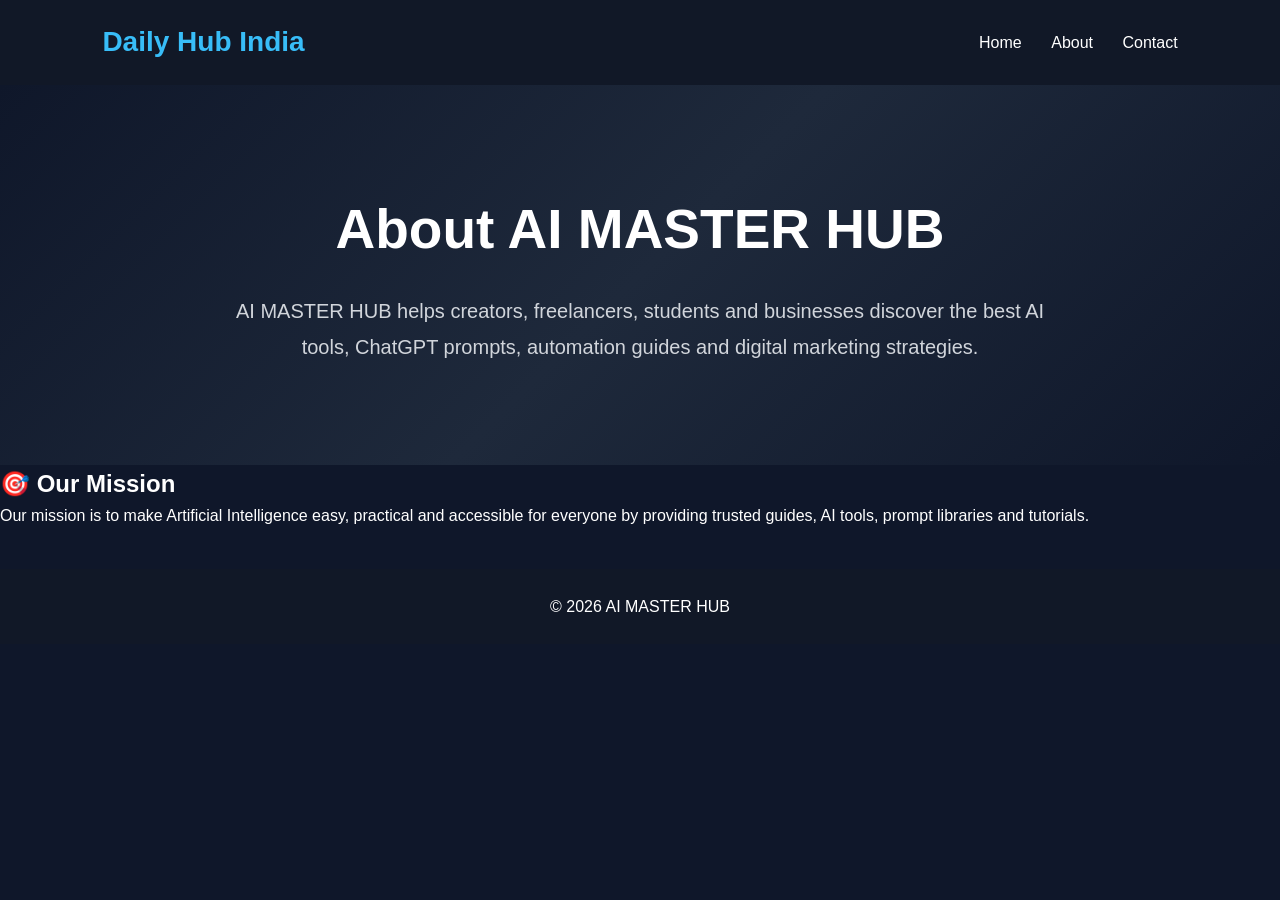
<file: about.html>
<!DOCTYPE html>
<html lang="en">

<head>

<meta charset="UTF-8">
<meta name="viewport" content="width=device-width, initial-scale=1.0">

<title>About Us | Daily Hub India</title>

<meta name="description" content="AI MASTER HUB - Discover the best AI tools, ChatGPT prompts, AI news, technology guides and digital marketing resources.">

<meta name="keywords" content="AI Tools, ChatGPT Prompts, Artificial Intelligence, AI News, Technology, Digital Marketing">

<meta name="author" content="AI MASTER HUB">

<meta name="robots" content="index, follow">

<meta name="theme-color" content="#0f172a">

<link rel="stylesheet" href="style.css">

</head>

<body>

<header>

<div class="logo">
Daily Hub India
</div>

<nav>

<a href="index.html">Home</a>
<a href="about.html">About</a>
<a href="contact.html">Contact</a>

</nav>

</header>

<section class="hero">

<h1>About AI MASTER HUB</h1>
<p>
AI MASTER HUB helps creators, freelancers, students and businesses discover the best AI tools, ChatGPT prompts, automation guides and digital marketing strategies.
</p>

</section>

<section class="mission">

<h2>🎯 Our Mission</h2>

<p>
Our mission is to make Artificial Intelligence easy, practical and accessible for everyone by providing trusted guides, AI tools, prompt libraries and tutorials.
</p>

</section>
  
<footer>

<div class="footer-container">

<h2>AI MASTER HUB</h2>

<p>Your trusted source for AI Tools, ChatGPT Prompts and Technology.</p>

<div class="footer-links">

<a href="index.html">Home</a>

<a href="ai-tools.html">AI Tools</a>

<a href="prompts.html">Prompts</a>

<a href="blog.html">Blog</a>

<a href="services.html">Services</a>

<a href="contact.html">Contact</a>

<a href="about.html">About</a>
  
<a href="privacy.html">Privacy Policy</a>
  
<a href="terms.html">Terms</a>
  
<a href="disclaimer.html">Disclaimer</a>

</div>

<p>© 2026 AI MASTER HUB. All Rights Reserved.</p>

</div>

</footer>

<script src="script.js"></script>

</body>

</html>
</file>
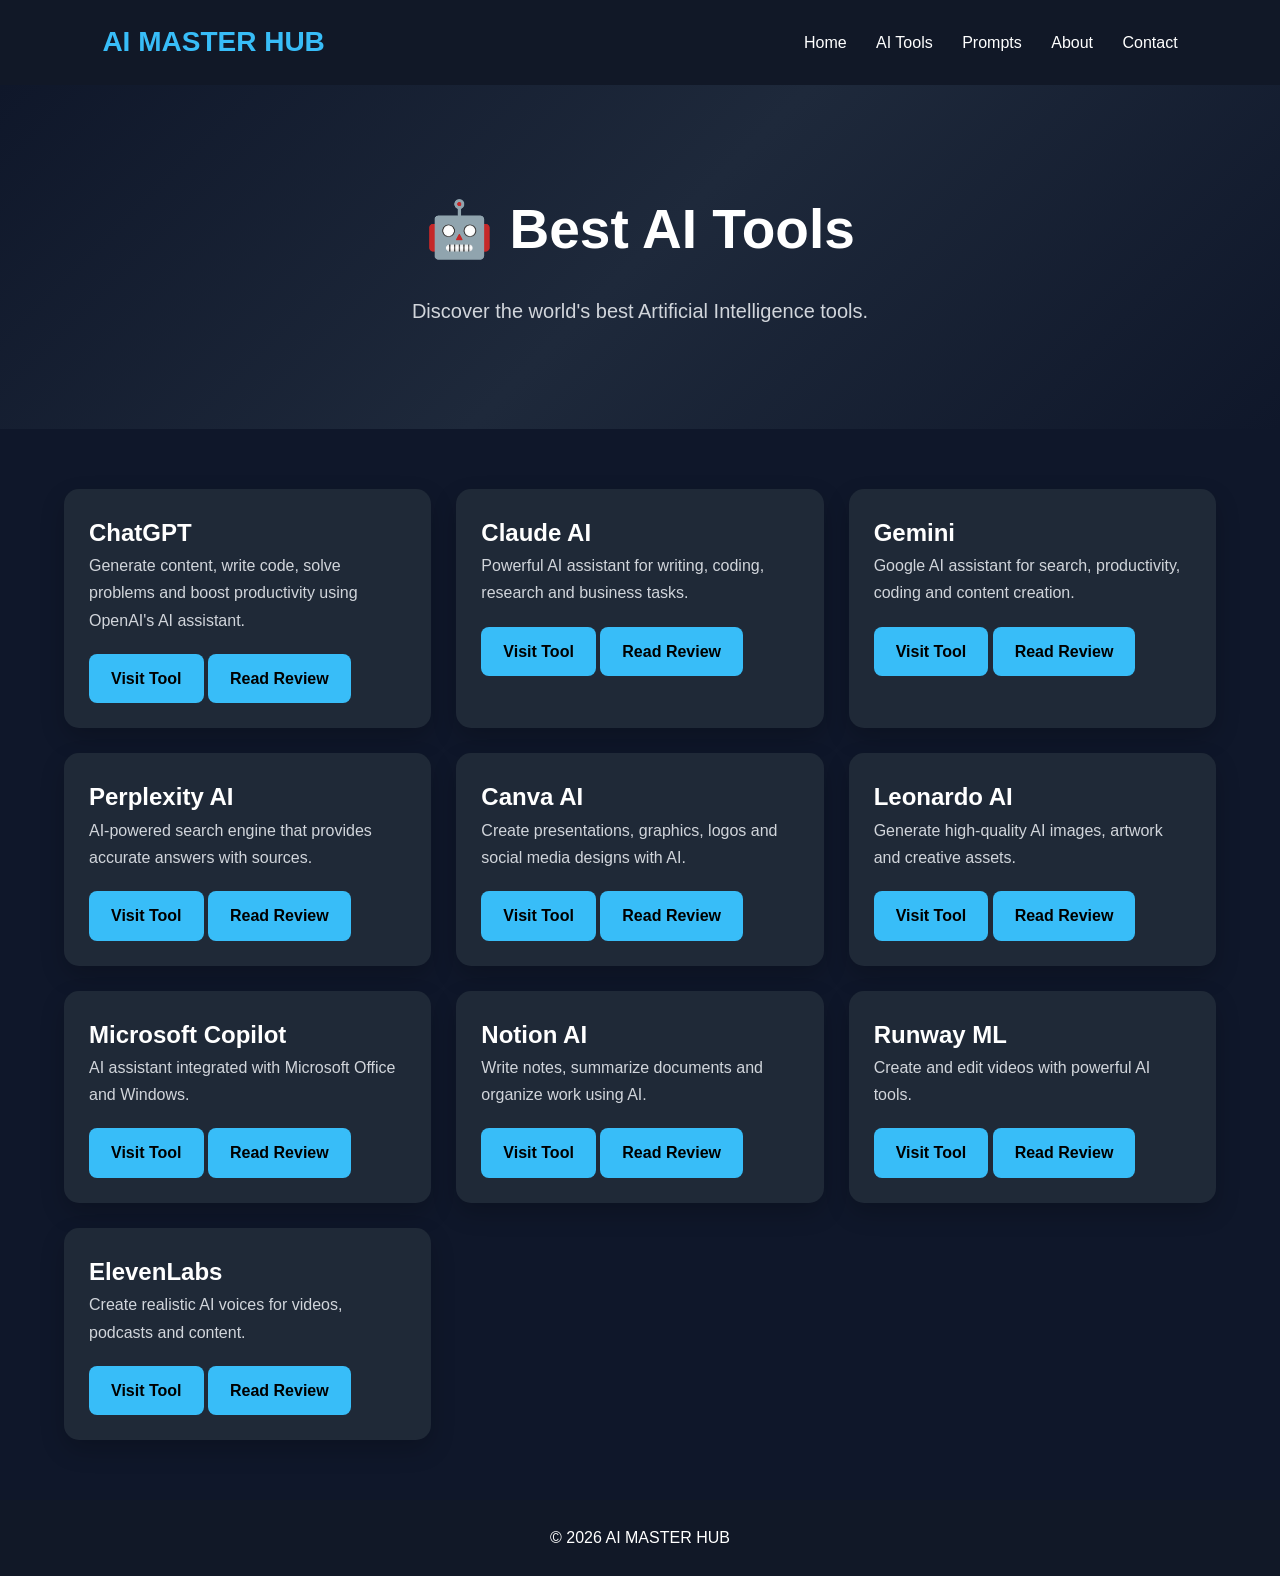
<file: ai-tools.html>
<!DOCTYPE html>
<html lang="en">

<head>

<meta charset="UTF-8">
<meta name="viewport" content="width=device-width, initial-scale=1.0">

<title>Best AI Tools 2026 | AI MASTER HUB</title>
 <meta name="description" content="AI MASTER HUB - Discover the best AI tools, ChatGPT prompts, AI news, technology guides and digital marketing resources.">

<meta name="keywords" content="AI Tools, ChatGPT Prompts, Artificial Intelligence, AI News, Technology, Digital Marketing">

<meta name="author" content="AI MASTER HUB">

<meta name="robots" content="index, follow">

<meta name="theme-color" content="#0f172a">

<link rel="stylesheet" href="style.css">

</head>

<body>

<header>

<div class="logo">

AI MASTER HUB

</div>

<nav>

<a href="index.html">Home</a>

<a href="ai-tools.html">AI Tools</a>

<a href="prompts.html">Prompts</a>

<a href="about.html">About</a>

<a href="contact.html">Contact</a>

</nav>

</header>

<section class="hero">

<h1>🤖 Best AI Tools</h1>
<p>

Discover the world's best Artificial Intelligence tools.

</p>

</section>

<section class="tools-grid">

<div class="tool-card">

<h2>ChatGPT</h2>

<p>Generate content, write code, solve problems and boost productivity using OpenAI's AI assistant.</p>

<a href="https://chatgpt.com" target="_blank">Visit Tool</a>

<a href="chatgpt-review.html">Read Review</a>
</div>

<div class="tool-card">

<h2>Claude AI</h2>

<p>Powerful AI assistant for writing, coding, research and business tasks.</p>

<a href="https://claude.ai" target="_blank">Visit Tool</a>

<a href="claude-ai-review.html">Read Review</a>
</div>

<div class="tool-card">

<h2>Gemini</h2>

<p>Google AI assistant for search, productivity, coding and content creation.</p>

<a href="https://gemini.google.com" target="_blank">Visit Tool</a>

<a href="gemini-review.html">Read Review</a>

</div>

<div class="tool-card">

<h2>Perplexity AI</h2>

<p>AI-powered search engine that provides accurate answers with sources.</p>

<a href="https://www.perplexity.ai" target="_blank">Visit Tool</a>

<a href="perplexity-ai-review.html">Read Review</a>
</div>

<div class="tool-card">

<h2>Canva AI</h2>

<p>Create presentations, graphics, logos and social media designs with AI.</p>

<a href="https://www.canva.com" target="_blank">Visit Tool</a>

<a href="canva-ai-review.html">Read Review</a>
</div>

<div class="tool-card">

<h2>Leonardo AI</h2>

<p>Generate high-quality AI images, artwork and creative assets.</p>

<a href="https://leonardo.ai" target="_blank">Visit Tool</a>

<a href="leonardo-ai-review.html">Read Review</a>
</div>

<div class="tool-card">

<h2>Microsoft Copilot</h2>

<p>AI assistant integrated with Microsoft Office and Windows.</p>

<a href="https://copilot.microsoft.com" target="_blank">Visit Tool</a>

<a href="blog.html">Read Review</a>

</div>

<div class="tool-card">

<h2>Notion AI</h2>

<p>Write notes, summarize documents and organize work using AI.</p>

<a href="https://www.notion.so/product/ai" target="_blank">Visit Tool</a>

<a href="blog.html">Read Review</a>

</div>

<div class="tool-card">

<h2>Runway ML</h2>

<p>Create and edit videos with powerful AI tools.</p>

<a href="https://runwayml.com" target="_blank">Visit Tool</a>

<a href="blog.html">Read Review</a>

</div>

<div class="tool-card">

<h2>ElevenLabs</h2>

<p>Create realistic AI voices for videos, podcasts and content.</p>

<a href="https://elevenlabs.io" target="_blank">Visit Tool</a>

<a href="blog.html">Read Review</a>

</div>

</section>

<footer>

<div class="footer-container">

<h2>AI MASTER HUB</h2>

<p>Your trusted source for AI Tools, ChatGPT Prompts and Technology.</p>

<div class="footer-links">

<a href="index.html">Home</a>

<a href="ai-tools.html">AI Tools</a>

<a href="prompts.html">Prompts</a>

<a href="blog.html">Blog</a>

<a href="services.html">Services</a>

<a href="contact.html">Contact</a>

<a href="about.html">About</a>
  
<a href="privacy.html">Privacy Policy</a>
  
<a href="terms.html">Terms</a>
  
<a href="disclaimer.html">Disclaimer</a>

</div>

<p>© 2026 AI MASTER HUB. All Rights Reserved.</p>

</div>

</footer>

<script src="script.js"></script>

</body>

</html>
</file>
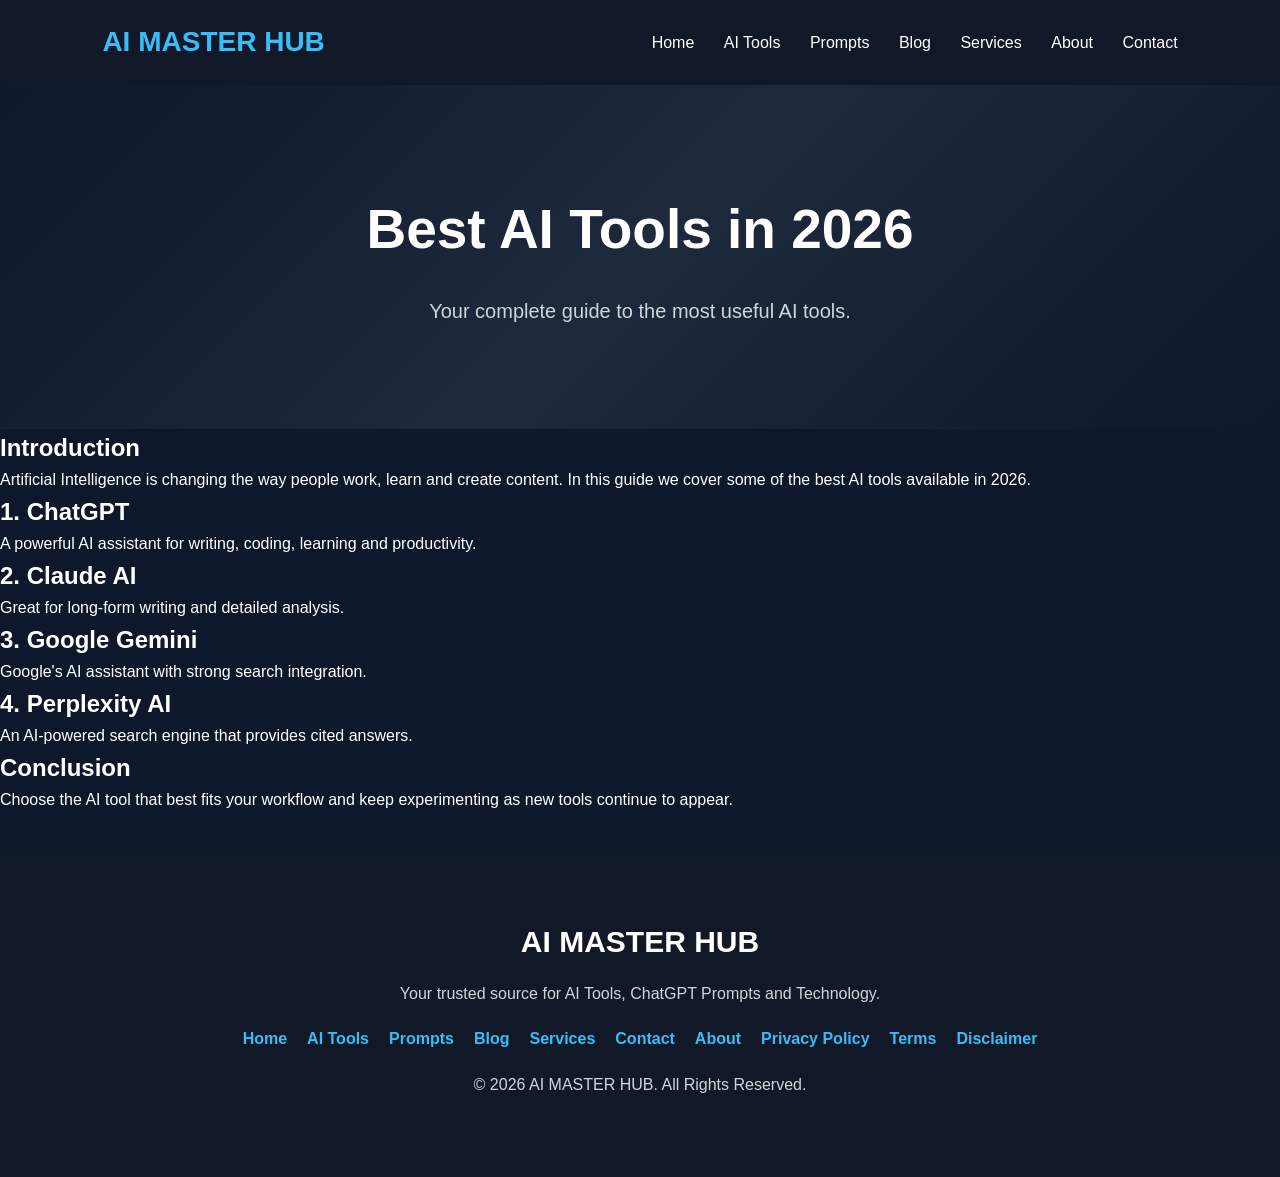
<file: best-ai-tools-2026.html>
<!DOCTYPE html>
<html lang="en">

<head>

<meta charset="UTF-8">
<meta name="viewport" content="width=device-width, initial-scale=1.0">

<title>Best AI Tools in 2026 | AI MASTER HUB</title>

 <meta name="description" content="AI MASTER HUB - Discover the best AI tools, ChatGPT prompts, AI news, technology guides and digital marketing resources.">

<meta name="keywords" content="AI Tools, ChatGPT Prompts, Artificial Intelligence, AI News, Technology, Digital Marketing">

<meta name="author" content="AI MASTER HUB">

<meta name="robots" content="index, follow">

<meta name="theme-color" content="#0f172a">

<meta name="description" content="Discover the best AI tools in 2026 for writing, coding, image generation and business.">

<link rel="stylesheet" href="style.css">

</head>

<body>

<header>

<div class="logo">AI MASTER HUB</div>

<nav>

<a href="index.html">Home</a>
<a href="ai-tools.html">AI Tools</a>
<a href="prompts.html">Prompts</a>
<a href="blog.html">Blog</a>
<a href="services.html">Services</a>
<a href="about.html">About</a>
<a href="contact.html">Contact</a>

</nav>

</header>

<section class="hero">

<h1>Best AI Tools in 2026</h1>

<p>Your complete guide to the most useful AI tools.</p>

</section>

<section class="article">

<h2>Introduction</h2>

<p>
Artificial Intelligence is changing the way people work, learn and create content. In this guide we cover some of the best AI tools available in 2026.
</p>

<h2>1. ChatGPT</h2>

<p>
A powerful AI assistant for writing, coding, learning and productivity.
</p>

<h2>2. Claude AI</h2>

<p>
Great for long-form writing and detailed analysis.
</p>

<h2>3. Google Gemini</h2>

<p>
Google's AI assistant with strong search integration.
</p>

<h2>4. Perplexity AI</h2>

<p>
An AI-powered search engine that provides cited answers.
</p>

<h2>Conclusion</h2>

<p>
Choose the AI tool that best fits your workflow and keep experimenting as new tools continue to appear.
</p>

</section>

<footer>

<div class="footer-container">

<h2>AI MASTER HUB</h2>

<p>Your trusted source for AI Tools, ChatGPT Prompts and Technology.</p>

<div class="footer-links">

<a href="index.html">Home</a>

<a href="ai-tools.html">AI Tools</a>

<a href="prompts.html">Prompts</a>

<a href="blog.html">Blog</a>

<a href="services.html">Services</a>

<a href="contact.html">Contact</a>

<a href="about.html">About</a>
  
<a href="privacy.html">Privacy Policy</a>
  
<a href="terms.html">Terms</a>
  
<a href="disclaimer.html">Disclaimer</a>

</div>

<p>© 2026 AI MASTER HUB. All Rights Reserved.</p>

</div>

</footer>

</body>

</html>
</file>
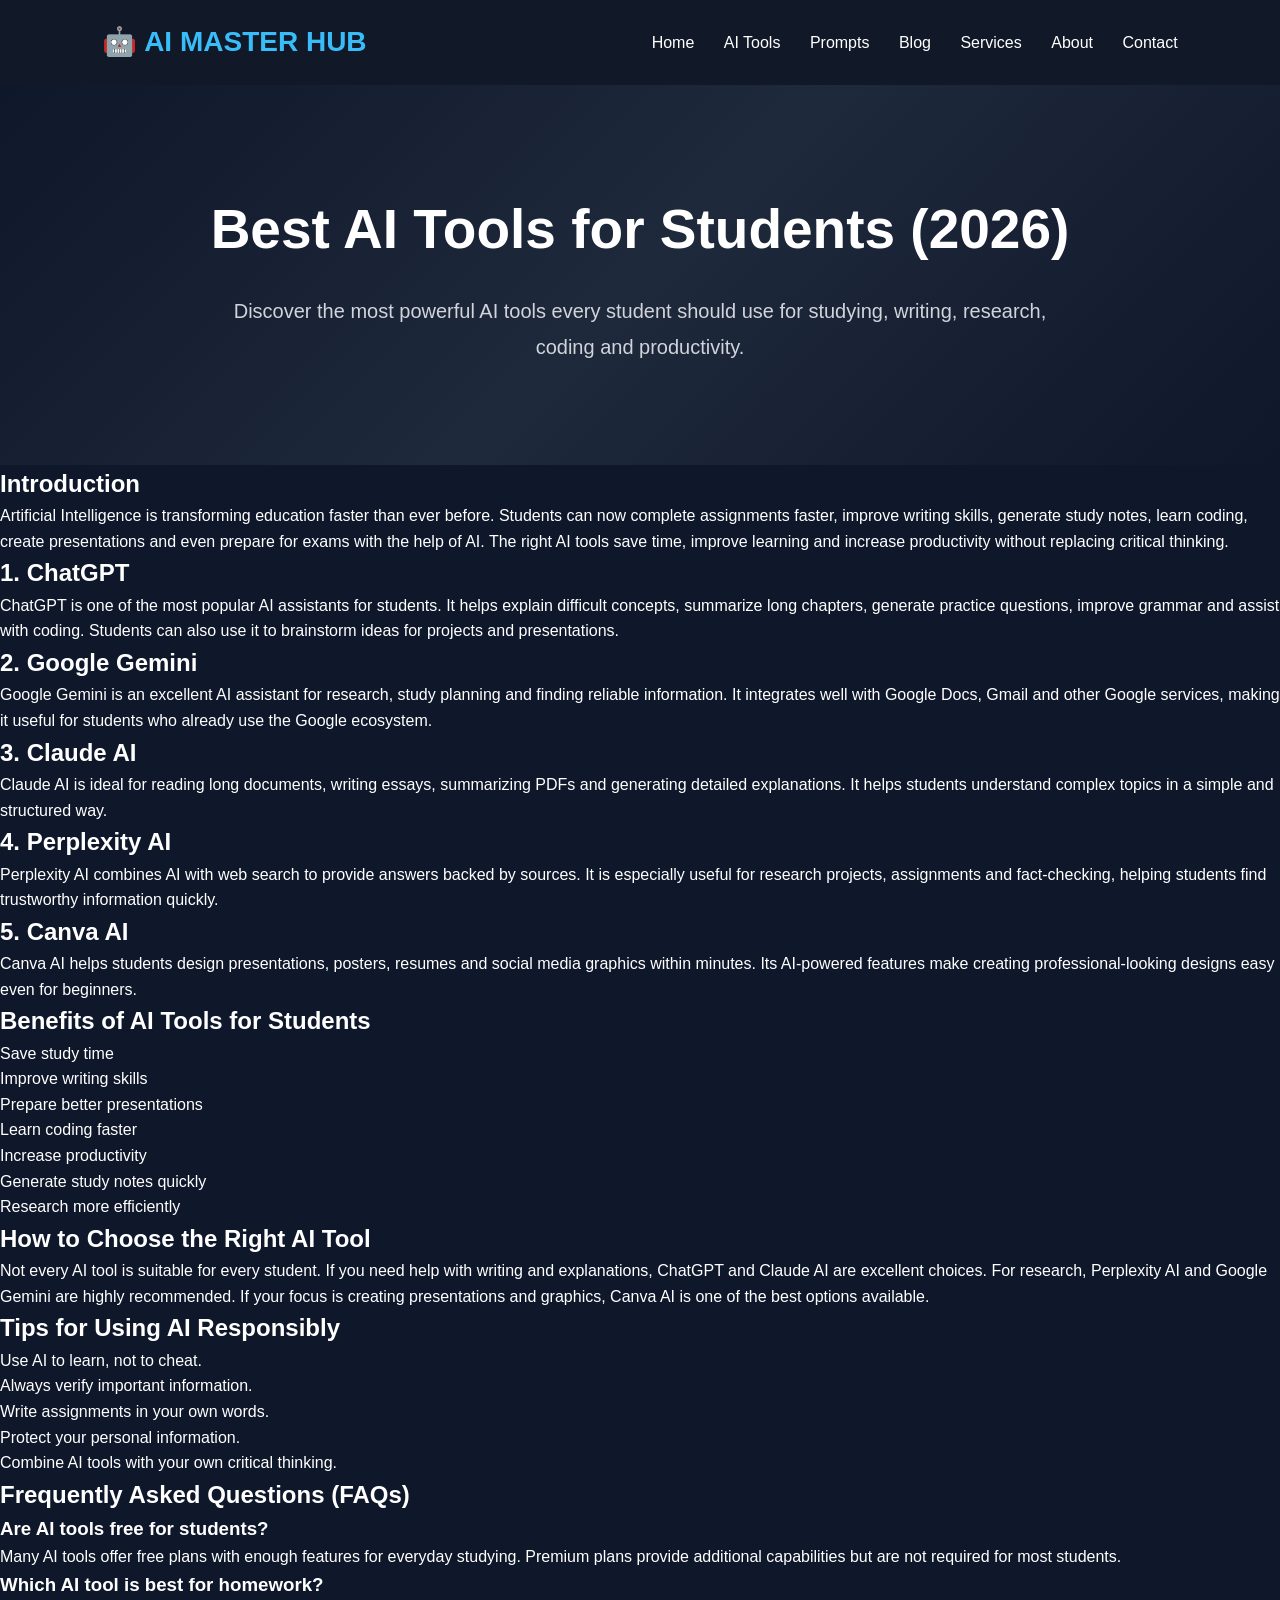
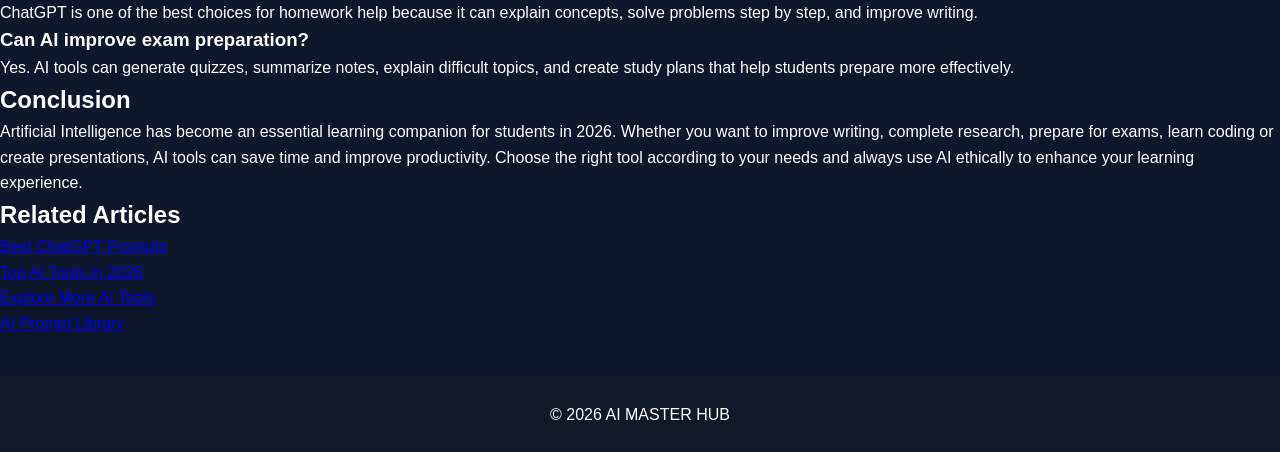
<file: best-ai-tools-for-students-2026.html>
<!DOCTYPE html>
<html lang="en">

<head>

<meta charset="UTF-8">
<meta name="viewport" content="width=device-width, initial-scale=1.0">

<title>Best AI Tools for Students (2026) | AI MASTER HUB</title>

<meta name="description" content="Discover the best free AI tools for students in 2026. Improve studying, writing, research, coding and productivity using powerful AI tools.">

<meta name="keywords" content="Best AI Tools for Students, Free AI Tools, ChatGPT, Gemini, Claude AI, AI Education">

<meta name="author" content="AI MASTER HUB">

<meta name="robots" content="index, follow">

<link rel="canonical" href="https://code-7x-5767.github.io/ai-master-hub-2026/best-ai-tools-for-students-2026.html">

<link rel="stylesheet" href="style.css">

<link rel="icon" href="favicon.ico">

</head>

<body>

<header>

<div class="logo">

🤖 AI MASTER HUB

</div>

<nav>

<a href="index.html">Home</a>

<a href="ai-tools.html">AI Tools</a>

<a href="prompts.html">Prompts</a>

<a href="blog.html">Blog</a>

<a href="services.html">Services</a>

<a href="about.html">About</a>

<a href="contact.html">Contact</a>

</nav>

</header>

<section class="hero">

<h1>Best AI Tools for Students (2026)</h1>

<p>

Discover the most powerful AI tools every student should use for studying, writing, research, coding and productivity.

</p>

</section>

<section class="article">

<h2>Introduction</h2>

<p>

Artificial Intelligence is transforming education faster than ever before. Students can now complete assignments faster, improve writing skills, generate study notes, learn coding, create presentations and even prepare for exams with the help of AI. The right AI tools save time, improve learning and increase productivity without replacing critical thinking.

</p>

<h2>1. ChatGPT</h2>

<p>

ChatGPT is one of the most popular AI assistants for students. It helps explain difficult concepts, summarize long chapters, generate practice questions, improve grammar and assist with coding. Students can also use it to brainstorm ideas for projects and presentations.

</p>

<h2>2. Google Gemini</h2>

<p>

Google Gemini is an excellent AI assistant for research, study planning and finding reliable information. It integrates well with Google Docs, Gmail and other Google services, making it useful for students who already use the Google ecosystem.

</p>

<h2>3. Claude AI</h2>

<p>

Claude AI is ideal for reading long documents, writing essays, summarizing PDFs and generating detailed explanations. It helps students understand complex topics in a simple and structured way.

</p>

<h2>4. Perplexity AI</h2>

<p>

Perplexity AI combines AI with web search to provide answers backed by sources. It is especially useful for research projects, assignments and fact-checking, helping students find trustworthy information quickly.

</p>

<h2>5. Canva AI</h2>

<p>

Canva AI helps students design presentations, posters, resumes and social media graphics within minutes. Its AI-powered features make creating professional-looking designs easy even for beginners.

</p>

<h2>Benefits of AI Tools for Students</h2>

<ul>

<li>Save study time</li>

<li>Improve writing skills</li>

<li>Prepare better presentations</li>

<li>Learn coding faster</li>

<li>Increase productivity</li>

<li>Generate study notes quickly</li>

<li>Research more efficiently</li>

</ul>
<h2>How to Choose the Right AI Tool</h2>

<p>

Not every AI tool is suitable for every student. If you need help with writing and explanations, ChatGPT and Claude AI are excellent choices. For research, Perplexity AI and Google Gemini are highly recommended. If your focus is creating presentations and graphics, Canva AI is one of the best options available.

</p>

<h2>Tips for Using AI Responsibly</h2>

<ul>

<li>Use AI to learn, not to cheat.</li>

<li>Always verify important information.</li>

<li>Write assignments in your own words.</li>

<li>Protect your personal information.</li>

<li>Combine AI tools with your own critical thinking.</li>

</ul>

<h2>Frequently Asked Questions (FAQs)</h2>

<h3>Are AI tools free for students?</h3>

<p>

Many AI tools offer free plans with enough features for everyday studying. Premium plans provide additional capabilities but are not required for most students.

</p>

<h3>Which AI tool is best for homework?</h3>

<p>

ChatGPT is one of the best choices for homework help because it can explain concepts, solve problems step by step, and improve writing.

</p>

<h3>Can AI improve exam preparation?</h3>

<p>

Yes. AI tools can generate quizzes, summarize notes, explain difficult topics, and create study plans that help students prepare more effectively.

</p>

<h2>Conclusion</h2>

<p>

Artificial Intelligence has become an essential learning companion for students in 2026. Whether you want to improve writing, complete research, prepare for exams, learn coding or create presentations, AI tools can save time and improve productivity. Choose the right tool according to your needs and always use AI ethically to enhance your learning experience.

</p>

<h2>Related Articles</h2>

<ul>

<li><a href="best-chatgpt-prompts.html">Best ChatGPT Prompts</a></li>

<li><a href="best-ai-tools-2026.html">Top AI Tools in 2026</a></li>

<li><a href="ai-tools.html">Explore More AI Tools</a></li>

<li><a href="prompts.html">AI Prompt Library</a></li>

</ul>

</section>

<footer>

<div class="footer-container">

<h2>AI MASTER HUB</h2>

<p>Your trusted source for AI Tools, ChatGPT Prompts and Technology.</p>

<div class="footer-links">

<a href="index.html">Home</a>

<a href="ai-tools.html">AI Tools</a>

<a href="prompts.html">Prompts</a>

<a href="blog.html">Blog</a>

<a href="services.html">Services</a>

<a href="about.html">About</a>

<a href="contact.html">Contact</a>

<a href="privacy.html">Privacy Policy</a>

<a href="terms.html">Terms</a>

<a href="disclaimer.html">Disclaimer</a>

</div>

<p>© 2026 AI MASTER HUB. All Rights Reserved.</p>

</div>

</footer>

<script src="script.js"></script>

</body>

</html>
</file>
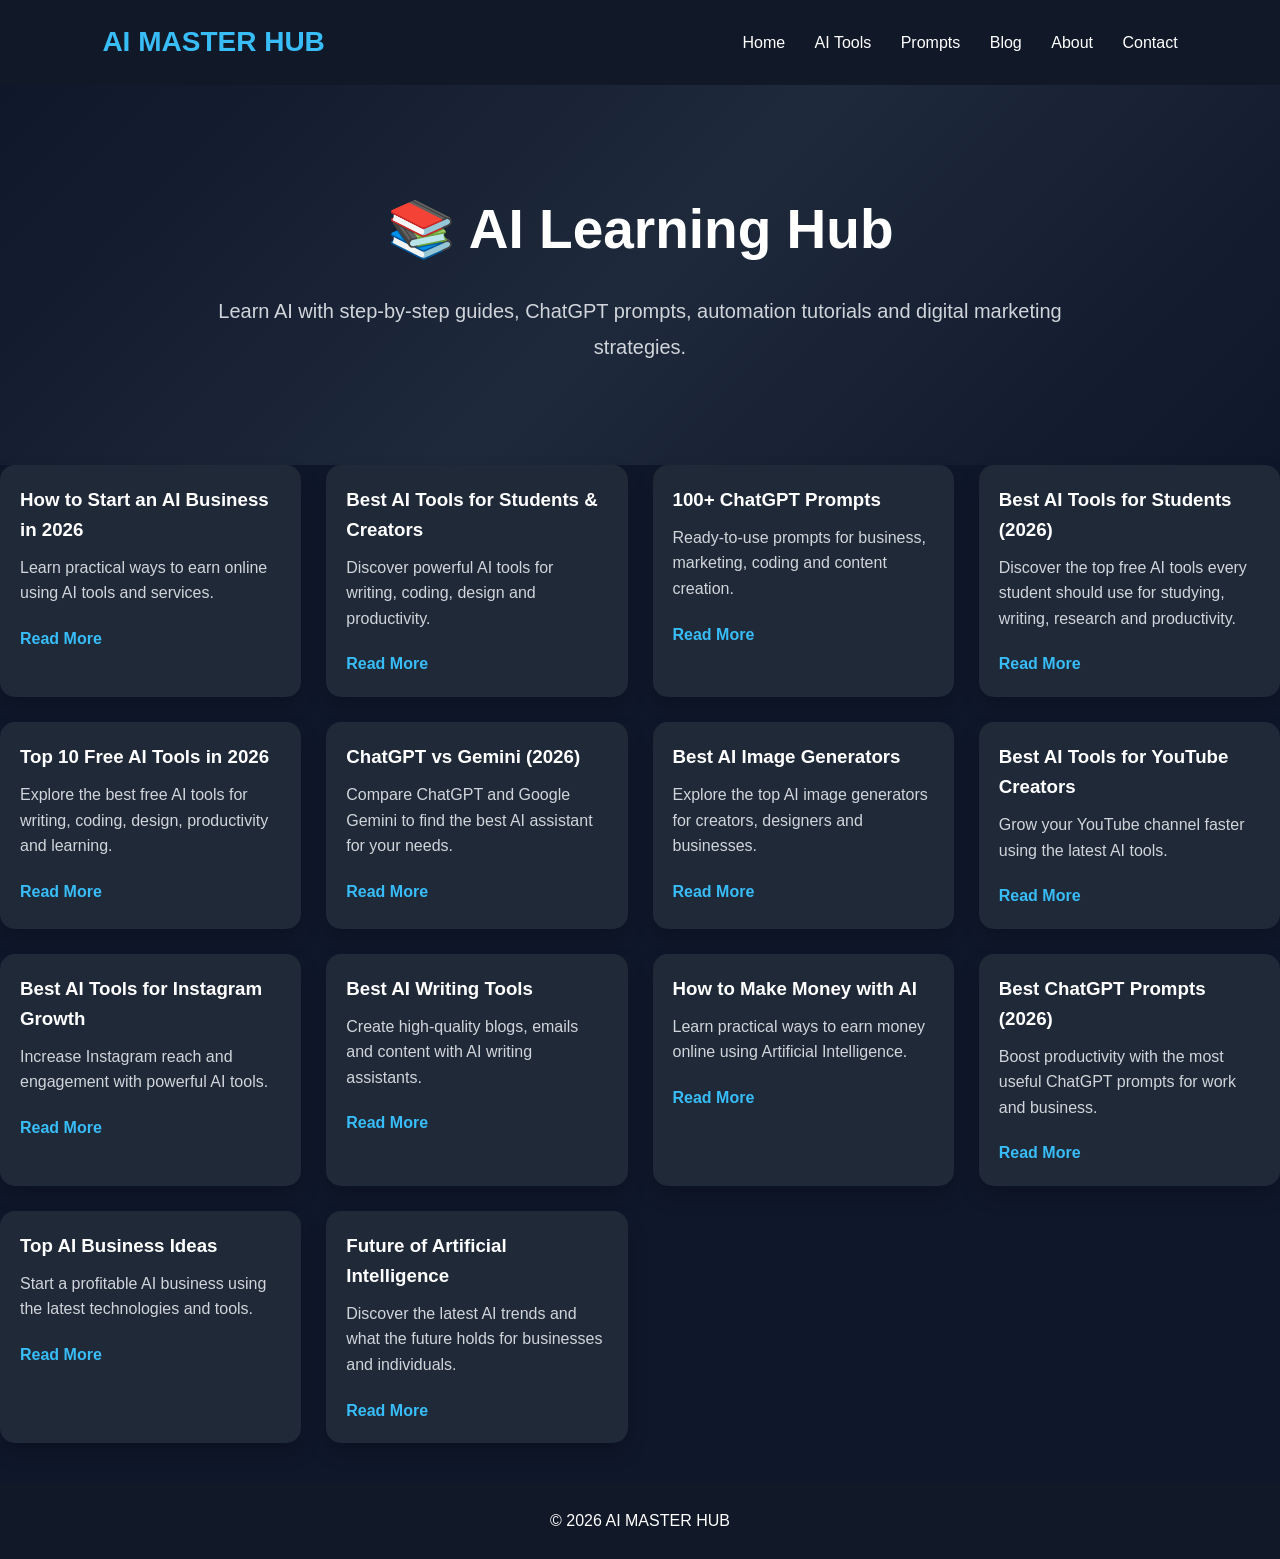
<file: blog.html>
<!DOCTYPE html>
<html lang="en">
<head>

<meta charset="UTF-8">
<meta name="viewport" content="width=device-width, initial-scale=1.0">

<title>AI Blog | AI MASTER HUB</title>

<meta name="description" content="AI MASTER HUB - Discover the best AI tools, ChatGPT prompts, AI news, technology guides and digital marketing resources.">

<meta name="keywords" content="AI Tools, ChatGPT Prompts, Artificial Intelligence, AI News, Technology, Digital Marketing">

<meta name="author" content="AI MASTER HUB">

<meta name="robots" content="index, follow">

<meta name="theme-color" content="#0f172a">

<link rel="stylesheet" href="style.css">

</head>

<body>

<header>

<div class="logo">

AI MASTER HUB

</div>

<nav>

<a href="index.html">Home</a>

<a href="ai-tools.html">AI Tools</a>

<a href="prompts.html">Prompts</a>

<a href="blog.html">Blog</a>

<a href="about.html">About</a>

<a href="contact.html">Contact</a>

</nav>

</header>

<section class="hero">

<h1>📚 AI Learning Hub</h1>

<p>Learn AI with step-by-step guides, ChatGPT prompts, automation tutorials and digital marketing strategies.</p>
</section>

<section class="featured-grid">

<div class="featured-card">

<h3>How to Start an AI Business in 2026</h3>


<p>Learn practical ways to earn online using AI tools and services.</p>
<a href="earn-money-with-ai.html">Read More</a>

</div>

<div class="featured-card">

<h3>Best AI Tools for Students & Creators</h3>

<p>Discover powerful AI tools for writing, coding, design and productivity.</p>
<a href="best-ai-tools-2026.html">Read More</a>

</div>

<div class="featured-card">

<h3>100+ ChatGPT Prompts</h3>

<p>Ready-to-use prompts for business, marketing, coding and content creation.</p>

<a href="best-chatgpt-prompts.html">Read More</a>

</div>

<div class="featured-card">

<h3>Best AI Tools for Students (2026)</h3>

<p>Discover the top free AI tools every student should use for studying, writing, research and productivity.</p>

<a href="best-ai-tools-for-students-2026.html">Read More</a>

</div>

<div class="featured-card">

<h3>Top 10 Free AI Tools in 2026</h3>

<p>Explore the best free AI tools for writing, coding, design, productivity and learning.</p>

<a href="top-10-free-ai-tools-2026.html">Read More</a>

</div>

<div class="featured-card">

<h3>ChatGPT vs Gemini (2026)</h3>

<p>Compare ChatGPT and Google Gemini to find the best AI assistant for your needs.</p>

<a href="chatgpt-vs-gemini.html">Read More</a>

</div>

<div class="featured-card">

<h3>Best AI Image Generators</h3>

<p>Explore the top AI image generators for creators, designers and businesses.</p>

<a href="best-ai-image-generators.html">Read More</a>

</div>

<div class="featured-card">

<h3>Best AI Tools for YouTube Creators</h3>

<p>Grow your YouTube channel faster using the latest AI tools.</p>

<a href="best-ai-for-youtube-creators.html">Read More</a>

</div>

<div class="featured-card">

<h3>Best AI Tools for Instagram Growth</h3>

<p>Increase Instagram reach and engagement with powerful AI tools.</p>

<a href="best-ai-for-instagram-growth.html">Read More</a>

</div>

<div class="featured-card">

<h3>Best AI Writing Tools</h3>

<p>Create high-quality blogs, emails and content with AI writing assistants.</p>

<a href="best-ai-writing-tools.html">Read More</a>

</div>

<div class="featured-card">

<h3>How to Make Money with AI</h3>

<p>Learn practical ways to earn money online using Artificial Intelligence.</p>

<a href="how-to-make-money-with-ai.html">Read More</a>

</div>

<div class="featured-card">

<h3>Best ChatGPT Prompts (2026)</h3>

<p>Boost productivity with the most useful ChatGPT prompts for work and business.</p>

<a href="best-chatgpt-prompts-2026.html">Read More</a>

</div>

<div class="featured-card">

<h3>Top AI Business Ideas</h3>

<p>Start a profitable AI business using the latest technologies and tools.</p>

<a href="ai-business-ideas.html">Read More</a>

</div>

<div class="featured-card">

<h3>Future of Artificial Intelligence</h3>

<p>Discover the latest AI trends and what the future holds for businesses and individuals.</p>

<a href="future-of-artificial-intelligence.html">Read More</a>

</div>

</section>

<footer>

<div class="footer-container">

<h2>AI MASTER HUB</h2>

<p>Your trusted source for AI Tools, ChatGPT Prompts and Technology.</p>

<div class="footer-links">

<a href="index.html">Home</a>

<a href="ai-tools.html">AI Tools</a>

<a href="prompts.html">Prompts</a>

<a href="blog.html">Blog</a>

<a href="services.html">Services</a>

<a href="contact.html">Contact</a>

<a href="about.html">About</a>
  
<a href="privacy.html">Privacy Policy</a>
  
<a href="terms.html">Terms</a>
  
<a href="disclaimer.html">Disclaimer</a>

</div>

<p>© 2026 AI MASTER HUB. All Rights Reserved.</p>

</div>

</footer>

<script src="script.js"></script>

</body>
</html>
</file>
<file: style.css>
/* =========================
   AI MASTER HUB - STYLE.CSS
   ========================= */

*{
    margin:0;
    padding:0;
    box-sizing:border-box;
}

body{
    font-family:Arial, Helvetica, sans-serif;
    background:#0f172a;
    color:#fff;
    line-height:1.6;
}

header{
    background:#111827;
    padding:20px 8%;
    display:flex;
    justify-content:space-between;
    align-items:center;
    position:sticky;
    top:0;
    z-index:999;
}

.logo{
    font-size:28px;
    font-weight:bold;
    color:#38bdf8;
}

nav a{
    color:white;
    text-decoration:none;
    margin-left:25px;
    transition:.3s;
}

nav a:hover{
    color:#38bdf8;
}

.hero{
    text-align:center;
    padding:80px 20px;
}

.hero h1{
    font-size:50px;
    margin-bottom:20px;
}

.hero p{
    max-width:700px;
    margin:auto;
    color:#cbd5e1;
    font-size:20px;
}

.btn{
    display:inline-block;
    margin-top:30px;
    padding:15px 35px;
    background:#38bdf8;
    color:#000;
    text-decoration:none;
    border-radius:8px;
    font-weight:bold;
}

.cards{
    display:grid;
    grid-template-columns:repeat(auto-fit,minmax(300px,1fr));
    gap:25px;
    width:90%;
    margin:60px auto;
}

.card{
    background:#1e293b;
    padding:25px;
    border-radius:12px;
    transition:.3s;
}

.card:hover{
    transform:translateY(-10px);
}

footer{
    background:#111827;
    text-align:center;
    padding:25px;
    margin-top:40px;
}
/* TOP BAR */
.topbar{
display:flex;
background:#ff0000;
color:white;
padding:10px;
font-weight:bold;
}

.breaking{
margin-right:15px;
}

.marquee{
overflow:hidden;
white-space:nowrap;
animation:move 18s linear infinite;
}

@keyframes move{

0%{
transform:translateX(100%);
}

100%{
transform:translateX(-100%);
}

}

/* SEARCH */

.search-section{

display:flex;

justify-content:center;

padding:30px;

gap:10px;

}

#searchBox{

width:60%;

padding:15px;

border:none;

border-radius:8px;

font-size:17px;

}

#searchBtn{

padding:15px 30px;

background:#ff3b30;

color:white;

border:none;

border-radius:8px;

cursor:pointer;

}
.latest-news{
width:90%;
margin:50px auto;
}

.latest-news h2{
margin-bottom:20px;
font-size:34px;
}

#newsContainer{
display:grid;
grid-template-columns:repeat(auto-fit,minmax(300px,1fr));
gap:20px;
}

.news-card{
background:#1c2433;
padding:20px;
border-radius:12px;
transition:.3s;
}

.news-card:hover{
transform:translateY(-8px);
}

.news-card h3{
margin-bottom:10px;
}

.news-card p{
color:#d4d4d4;
}
/* CATEGORY BAR */

.category-bar{
display:flex;
overflow-x:auto;
gap:12px;
padding:15px;
background:#161f2d;
}

.category-bar a{
text-decoration:none;
color:white;
padding:10px 18px;
background:#233044;
border-radius:30px;
white-space:nowrap;
transition:.3s;
font-weight:bold;
}

.category-bar a:hover{
background:#38bdf8;
color:#000;
}

.hero{
background:linear-gradient(135deg,#0f172a,#1e293b,#0f172a);
padding:100px 20px;
text-align:center;
}

.hero h1{
font-size:55px;
margin-bottom:20px;
font-weight:bold;
}

.hero p{
font-size:20px;
max-width:850px;
margin:auto;
line-height:1.8;
color:#d1d5db;
}

.btn{
display:inline-block;
margin-top:35px;
padding:16px 35px;
background:#38bdf8;
color:#000;
font-weight:bold;
border-radius:10px;
text-decoration:none;
transition:.3s;
}

.btn:hover{
transform:scale(1.05);
background:#0ea5e9;
}
.featured-news{
width:90%;
margin:60px auto;
}

.featured-news h2{
margin-bottom:25px;
font-size:32px;
}

.featured-grid{
display:grid;
grid-template-columns:repeat(auto-fit,minmax(320px,1fr));
gap:25px;
}

.featured-card{
background:#1e293b;
border-radius:12px;
overflow:hidden;
transition:.3s;
}

.featured-card:hover{
transform:translateY(-8px);
}

.featured-card img{
width:100%;
display:block;
}

.featured-card h3{
padding:15px;
}

.featured-card p{
padding:0 15px 20px;
color:#d1d5db;
}
.footer-container{

width:90%;

margin:auto;

text-align:center;

padding:40px 20px;

}

.footer-container h2{

margin-bottom:15px;

font-size:30px;

}

.footer-container p{

margin-bottom:15px;

color:#d1d5db;

}

.footer-links{

display:flex;

justify-content:center;

gap:20px;

flex-wrap:wrap;

margin:20px 0;

}

.footer-links a{

text-decoration:none;

color:#38bdf8;

font-weight:bold;

}

.footer-links a:hover{

color:white;

}

.copyright{

margin-top:20px;

font-size:14px;

}
.search-box{
margin-top:30px;
display:flex;
justify-content:center;
gap:10px;
flex-wrap:wrap;
}

.search-box input{
width:320px;
padding:14px;
border:none;
border-radius:8px;
font-size:16px;
outline:none;
}

.search-box button{
padding:14px 22px;
border:none;
background:#38bdf8;
color:#000;
font-weight:bold;
border-radius:8px;
cursor:pointer;
}

.search-box button:hover{
background:#0ea5e9;
}
.breaking-news{

display:flex;

align-items:center;

background:#d90429;

color:#fff;

font-weight:bold;

overflow:hidden;

}

.breaking-title{

background:#000;

padding:12px 18px;

}

.breaking-news marquee{

padding:12px;

flex:1;

}

header{

position:sticky;

top:0;

z-index:1000;

background:#111827;

}
.slider{

width:90%;

margin:40px auto;

overflow:hidden;

border-radius:15px;

}

.slides{

display:none;

}

.slides img{

width:100%;

border-radius:15px;

display:block;

}

.fade{

animation:fade 1s;

}

@keyframes fade{

from{opacity:.4;}

to{opacity:1;}

}
.trending-section{
width:90%;
margin:50px auto;
}

.trending-section h2{
margin-bottom:20px;
font-size:32px;
}

.trending-grid{
display:grid;
grid-template-columns:repeat(auto-fit,minmax(250px,1fr));
gap:20px;
}

.trend-card{
background:#1f2937;
padding:20px;
border-radius:12px;
transition:.3s;
cursor:pointer;
}

.trend-card:hover{
transform:translateY(-8px);
background:#374151;
}

.trend-card h3{
margin-bottom:10px;
}

.trend-card p{
color:#d1d5db;
}
.sidebar-section{
width:90%;
margin:50px auto;
display:grid;
grid-template-columns:3fr 1fr;
gap:30px;
}

.story-card{
background:#1f2937;
padding:20px;
margin-bottom:20px;
border-radius:12px;
transition:.3s;
}

.story-card:hover{
transform:translateY(-5px);
}

.sidebar{
background:#111827;
padding:20px;
border-radius:12px;
}

.sidebar ul{
list-style:none;
padding:0;
}

.sidebar li{
padding:12px 0;
border-bottom:1px solid #374151;
}
.ad-banner{

width:90%;

margin:50px auto;

text-align:center;

}

.ad-box{

height:120px;

display:flex;

align-items:center;

justify-content:center;

border:3px dashed #38bdf8;

border-radius:12px;

font-size:22px;

font-weight:bold;

background:#1f2937;

color:white;

}

#darkModeBtn{
padding:10px 18px;
background:#38bdf8;
color:#000;
border:none;
border-radius:8px;
cursor:pointer;
font-weight:bold;
margin:10px;
}

.dark-mode{
background:#000;
color:#fff;
}

.dark-mode .card,
.dark-mode .trend-card,
.dark-mode .story-card,
.dark-mode .sidebar,
.dark-mode .featured-card,
.dark-mode .ad-box{
background:#111;
color:#fff;
}
html{

scroll-behavior:smooth;

}

img{

max-width:100%;

height:auto;

}
.newsletter{

width:90%;

margin:50px auto;

text-align:center;

padding:40px;

background:#1f2937;

border-radius:12px;

}

.newsletter input{

padding:14px;

width:300px;

border:none;

border-radius:8px;

margin-top:20px;

}

.newsletter button{

padding:14px 24px;

margin-left:10px;

border:none;

background:#38bdf8;

font-weight:bold;

border-radius:8px;

cursor:pointer;

}
.menu-btn{

display:none;

font-size:28px;

background:none;

border:none;

color:white;

cursor:pointer;

}

@media(max-width:768px){

.menu-btn{

display:block;

}

nav{

display:none;

flex-direction:column;

width:100%;

background:#111827;

padding:15px;

}

nav.active{

display:flex;

}

}
#topBtn{

display:none;

position:fixed;

bottom:20px;

right:20px;

z-index:999;

background:#38bdf8;

color:#000;

border:none;

padding:15px;

border-radius:50%;

cursor:pointer;

font-size:20px;

font-weight:bold;

box-shadow:0 5px 15px rgba(0,0,0,.3);

}

#topBtn:hover{

background:#0ea5e9;

}

#liveClock{

font-weight:bold;

color:#38bdf8;

margin-left:15px;

}
.ai-tools{

width:90%;

margin:70px auto;

}

.ai-tools h2{

font-size:34px;

margin-bottom:30px;

text-align:center;

}

.tools-grid{

display:grid;

grid-template-columns:repeat(auto-fit,minmax(280px,1fr));

gap:25px;

}

.tool-card{

background:#1f2937;

padding:25px;

border-radius:15px;

transition:.4s;

box-shadow:0 10px 25px rgba(0,0,0,.2);

}

.tool-card:hover{

transform:translateY(-10px);

}

.tool-card h3{

margin-bottom:15px;

font-size:24px;

}

.tool-card p{

line-height:1.7;

margin-bottom:20px;

color:#d1d5db;

}

.tool-card a{

display:inline-block;

padding:12px 22px;

background:#38bdf8;

color:#000;

font-weight:bold;

text-decoration:none;

border-radius:8px;

}

.tool-card a:hover{

background:#0ea5e9;

}
.featured-posts{

width:90%;

margin:70px auto;

}

.featured-grid{

display:grid;

grid-template-columns:repeat(auto-fit,minmax(300px,1fr));

gap:25px;

}

.featured-card{

background:#1f2937;

border-radius:15px;

overflow:hidden;

box-shadow:0 10px 20px rgba(0,0,0,.2);

transition:.3s;

}

.featured-card:hover{

transform:translateY(-8px);

}

.featured-card img{

width:100%;

display:block;

}

.featured-card h3{

padding:20px 20px 10px;

}

.featured-card p{

padding:0 20px 20px;

color:#d1d5db;

}

.featured-card a{

display:inline-block;

margin:0 20px 20px;

text-decoration:none;

font-weight:bold;

color:#38bdf8;

}

.prompt-library{

width:90%;

margin:70px auto;

}

.prompt-grid{

display:grid;

grid-template-columns:repeat(auto-fit,minmax(250px,1fr));

gap:20px;

}

.prompt-card{

background:#111827;

padding:25px;

border-radius:12px;

transition:.3s;

}

.prompt-card:hover{

transform:scale(1.03);

}

.prompt-card h3{

margin-bottom:12px;

}
.stats-section,
.services,
.affiliate-section{

width:90%;
margin:70px auto;

}

.stats-grid,
.service-grid,
.affiliate-grid{

display:grid;
grid-template-columns:repeat(auto-fit,minmax(250px,1fr));
gap:25px;

}

.stat-box,
.service-card,
.affiliate-card{

background:#1f2937;
padding:30px;
border-radius:15px;
text-align:center;
transition:.3s;

}

.stat-box:hover,
.service-card:hover,
.affiliate-card:hover{

transform:translateY(-8px);

}

.stat-box h3{

font-size:40px;
color:#38bdf8;

}

.affiliate-card a{

display:inline-block;
margin-top:15px;
padding:10px 18px;
background:#38bdf8;
color:#000;
text-decoration:none;
font-weight:bold;
border-radius:8px;

}
.tools-grid{

width:90%;
margin:60px auto;
display:grid;
grid-template-columns:repeat(auto-fit,minmax(280px,1fr));
gap:25px;

}
.prompt-grid{

width:90%;
margin:60px auto;
display:grid;
grid-template-columns:repeat(auto-fit,minmax(280px,1fr));
gap:25px;

}
</file>
